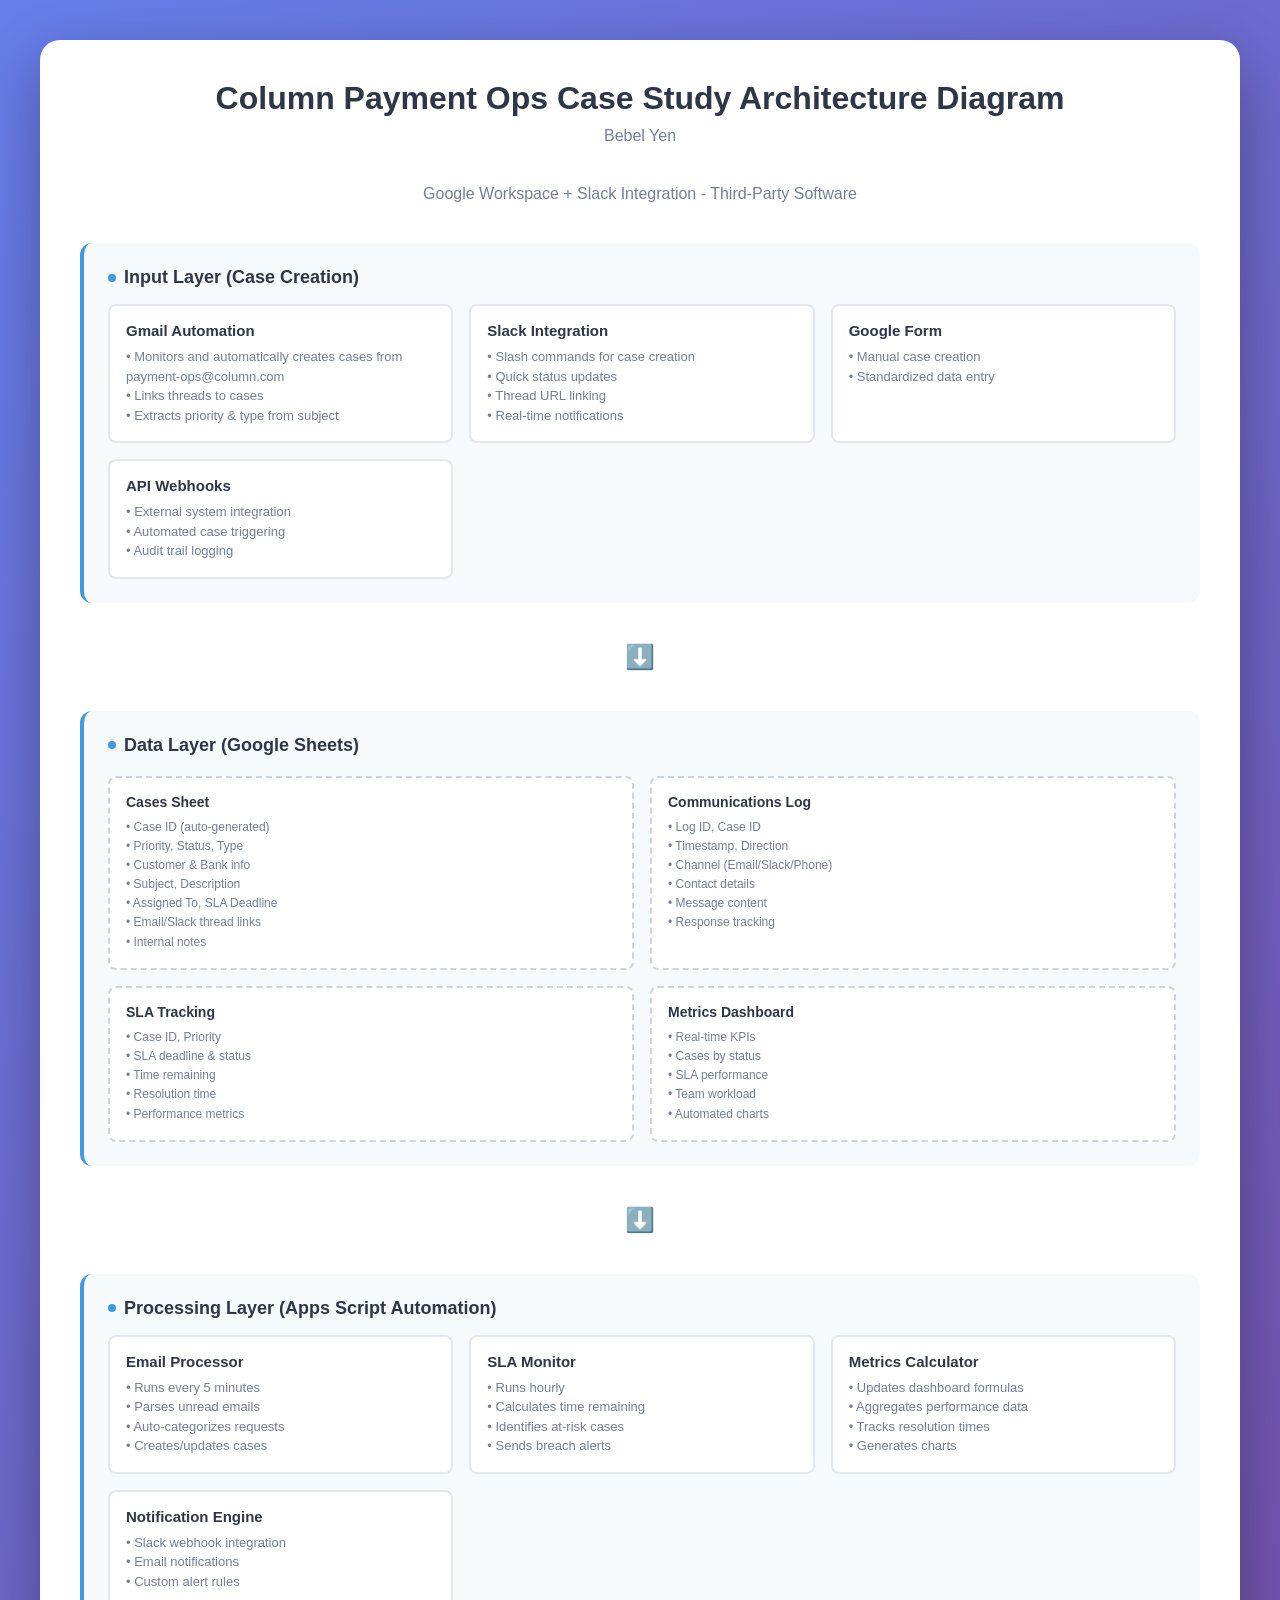
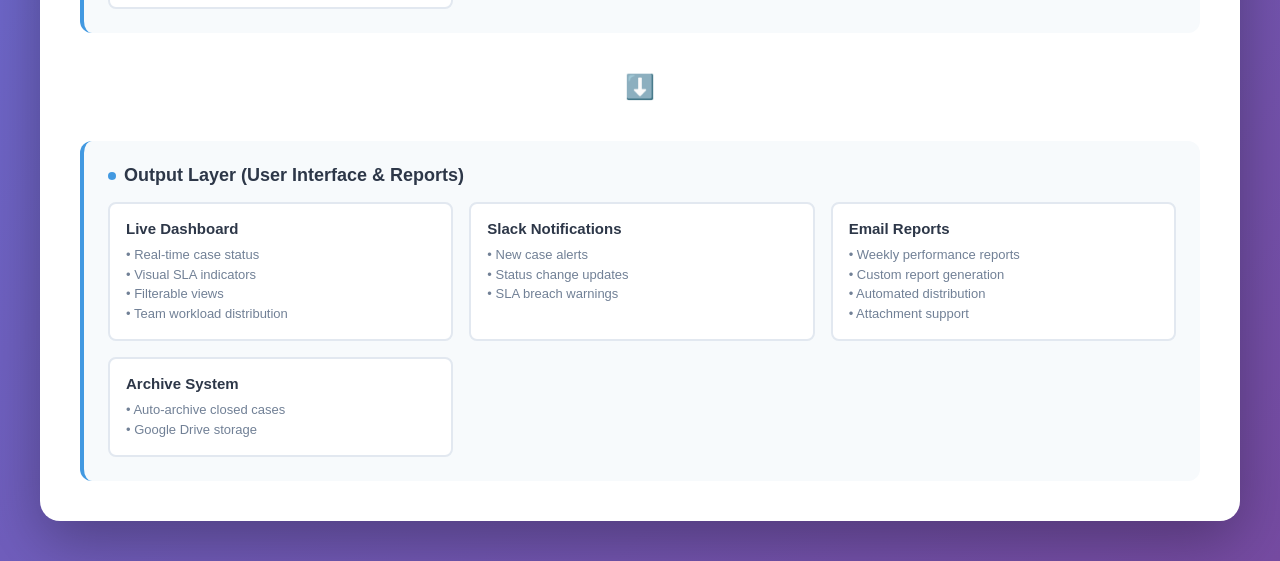
<file: arcitecture diagram.html>
<!DOCTYPE html>
<html lang="en">
<head>
    <meta charset="UTF-8">
    <meta name="viewport" content="width=device-width, initial-scale=1.0">
    <title>Payment Ops Case Management Architecture</title>
    <style>
        * {
            margin: 0;
            padding: 0;
            box-sizing: border-box;
        }
        body {
            font-family: 'Segoe UI', Tahoma, Geneva, Verdana, sans-serif;
            background: linear-gradient(135deg, #667eea 0%, #764ba2 100%);
            padding: 40px;
            min-height: 100vh;
        }
        .container {
            max-width: 1400px;
            margin: 0 auto;
            background: white;
            border-radius: 20px;
            padding: 40px;
            box-shadow: 0 20px 60px rgba(0,0,0,0.3);
        }
        h1 {
            text-align: center;
            color: #2d3748;
            margin-bottom: 10px;
            font-size: 32px;
        }
        .subtitle {
            text-align: center;
            color: #718096;
            margin-bottom: 40px;
            font-size: 16px;
        }
        .architecture {
            display: flex;
            flex-direction: column;
            gap: 30px;
        }
        .layer {
            background: #f7fafc;
            border-radius: 12px;
            padding: 24px;
            border-left: 4px solid #4299e1;
        }
        .layer-title {
            font-size: 18px;
            font-weight: 600;
            color: #2d3748;
            margin-bottom: 16px;
            display: flex;
            align-items: center;
            gap: 8px;
        }
        .layer-title::before {
            content: '';
            width: 8px;
            height: 8px;
            background: #4299e1;
            border-radius: 50%;
        }
        .components {
            display: grid;
            grid-template-columns: repeat(auto-fit, minmax(280px, 1fr));
            gap: 16px;
        }
        .component {
            background: white;
            border-radius: 8px;
            padding: 16px;
            border: 2px solid #e2e8f0;
            transition: all 0.3s ease;
            cursor: pointer;
        }
        .component:hover {
            border-color: #4299e1;
            transform: translateY(-2px);
            box-shadow: 0 4px 12px rgba(66, 153, 225, 0.2);
        }
        .component-header {
            display: flex;
            align-items: center;
            gap: 12px;
            margin-bottom: 8px;
        }
        .icon {
            width: 40px;
            height: 40px;
            border-radius: 8px;
            display: flex;
            align-items: center;
            justify-content: center;
            font-size: 20px;
            flex-shrink: 0;
        }
        .icon-blue { background: #ebf8ff; }
        .icon-green { background: #f0fff4; }
        .icon-yellow { background: #fffbeb; }
        .icon-red { background: #fff5f5; }
        .icon-purple { background: #faf5ff; }
        .component-name {
            font-weight: 600;
            color: #2d3748;
            font-size: 15px;
        }
        .component-desc {
            color: #718096;
            font-size: 13px;
            line-height: 1.5;
        }
        .flow-arrow {
            text-align: center;
            color: #4299e1;
            font-size: 24px;
            margin: 10px 0;
        }
        .data-stores {
            display: grid;
            grid-template-columns: repeat(2, 1fr);
            gap: 16px;
            margin-top: 20px;
        }
        .data-store {
            background: white;
            border-radius: 8px;
            padding: 16px;
            border: 2px dashed #cbd5e0;
        }
        .data-store-name {
            font-weight: 600;
            color: #2d3748;
            margin-bottom: 8px;
            font-size: 14px;
        }
        .data-store-fields {
            font-size: 12px;
            color: #718096;
            line-height: 1.6;
        }
        .integration-box {
            background: linear-gradient(135deg, #667eea 0%, #764ba2 100%);
            color: white;
            padding: 20px;
            border-radius: 12px;
            margin-top: 30px;
        }
        .integration-title {
            font-size: 18px;
            font-weight: 600;
            margin-bottom: 12px;
        }
        .integration-grid {
            display: grid;
            grid-template-columns: repeat(auto-fit, minmax(200px, 1fr));
            gap: 12px;
        }
        .integration-item {
            background: rgba(255, 255, 255, 0.1);
            padding: 12px;
            border-radius: 8px;
            backdrop-filter: blur(10px);
        }
        .legend {
            margin-top: 30px;
            padding: 20px;
            background: #edf2f7;
            border-radius: 12px;
        }
        .legend-title {
            font-weight: 600;
            color: #2d3748;
            margin-bottom: 12px;
        }
        .legend-items {
            display: grid;
            grid-template-columns: repeat(auto-fit, minmax(200px, 1fr));
            gap: 12px;
        }
        .legend-item {
            display: flex;
            align-items: center;
            gap: 8px;
            font-size: 13px;
            color: #4a5568;
        }
        .legend-box {
            width: 20px;
            height: 20px;
            border-radius: 4px;
        }
    </style>
</head>
<body>
    <div class="container">
        <h1>Column Payment Ops Case Study Architecture Diagram</h1>
        <p class="subtitle">Bebel Yen</p>
        <p class="subtitle">Google Workspace + Slack Integration - Third-Party Software</p>

        <div class="architecture">
            <!-- Input Layer -->
            <div class="layer">
                <div class="layer-title">Input Layer (Case Creation)</div>
                <div class="components">
                    <div class="component">
                        <div class="component-header">
                            <div class="component-name">Gmail Automation</div>
                        </div>
                        <div class="component-desc">
                            • Monitors and automatically creates cases from payment-ops@column.com<br>
                            • Links threads to cases<br>
                            • Extracts priority & type from subject
                        </div>
                    </div>
                    
                    <div class="component">
                        <div class="component-header">
                            <div class="component-name">Slack Integration</div>
                        </div>
                        <div class="component-desc">
                            • Slash commands for case creation<br>
                            • Quick status updates<br>
                            • Thread URL linking<br>
                            • Real-time notifications
                        </div>
                    </div>
                    
                    <div class="component">
                        <div class="component-header">
                            <div class="component-name">Google Form</div>
                        </div>
                        <div class="component-desc">
                            • Manual case creation<br>
                            • Standardized data entry
                        </div>
                    </div>
                    
                    <div class="component">
                        <div class="component-header">
                            <div class="component-name">API Webhooks</div>
                        </div>
                        <div class="component-desc">
                            • External system integration<br>
                            • Automated case triggering<br>
                            • Audit trail logging
                        </div>
                    </div>
                </div>
            </div>
            
            <div class="flow-arrow">⬇️</div>
            
            <!-- Core Data Layer -->
            <div class="layer">
                <div class="layer-title">Data Layer (Google Sheets)</div>
                <div class="data-stores">
                    <div class="data-store">
                        <div class="data-store-name">Cases Sheet</div>
                        <div class="data-store-fields">
                            • Case ID (auto-generated)<br>
                            • Priority, Status, Type<br>
                            • Customer & Bank info<br>
                            • Subject, Description<br>
                            • Assigned To, SLA Deadline<br>
                            • Email/Slack thread links<br>
                            • Internal notes
                        </div>
                    </div>
                    
                    <div class="data-store">
                        <div class="data-store-name">Communications Log</div>
                        <div class="data-store-fields">
                            • Log ID, Case ID<br>
                            • Timestamp, Direction<br>
                            • Channel (Email/Slack/Phone)<br>
                            • Contact details<br>
                            • Message content<br>
                            • Response tracking
                        </div>
                    </div>
                    
                    <div class="data-store">
                        <div class="data-store-name">SLA Tracking</div>
                        <div class="data-store-fields">
                            • Case ID, Priority<br>
                            • SLA deadline & status<br>
                            • Time remaining<br>
                            • Resolution time<br>
                            • Performance metrics
                        </div>
                    </div>
                    
                    <div class="data-store">
                        <div class="data-store-name">Metrics Dashboard</div>
                        <div class="data-store-fields">
                            • Real-time KPIs<br>
                            • Cases by status<br>
                            • SLA performance<br>
                            • Team workload<br>
                            • Automated charts
                        </div>
                    </div>
                </div>
            </div>
            
            <div class="flow-arrow">⬇️</div>
            
            <!-- Processing Layer -->
            <div class="layer">
                <div class="layer-title">Processing Layer (Apps Script Automation)</div>
                <div class="components">
                    <div class="component">
                        <div class="component-header">
                            <div class="component-name">Email Processor</div>
                        </div>
                        <div class="component-desc">
                            • Runs every 5 minutes<br>
                            • Parses unread emails<br>
                            • Auto-categorizes requests<br>
                            • Creates/updates cases
                        </div>
                    </div>
                    
                    <div class="component">
                        <div class="component-header">
                            <div class="component-name">SLA Monitor</div>
                        </div>
                        <div class="component-desc">
                            • Runs hourly<br>
                            • Calculates time remaining<br>
                            • Identifies at-risk cases<br>
                            • Sends breach alerts
                        </div>
                    </div>
                    
                    <div class="component">
                        <div class="component-header">
                            <div class="component-name">Metrics Calculator</div>
                        </div>
                        <div class="component-desc">
                            • Updates dashboard formulas<br>
                            • Aggregates performance data<br>
                            • Tracks resolution times<br>
                            • Generates charts
                        </div>
                    </div>
                    
                    <div class="component">
                        <div class="component-header">
                            <div class="component-name">Notification Engine</div>
                        </div>
                        <div class="component-desc">
                            • Slack webhook integration<br>
                            • Email notifications<br>
                            • Custom alert rules
                        </div>
                    </div>
                </div>
            </div>
            
            <div class="flow-arrow">⬇️</div>
            
            <!-- Output Layer -->
            <div class="layer">
                <div class="layer-title">Output Layer (User Interface & Reports)</div>
                <div class="components">
                    <div class="component">
                        <div class="component-header">
                            <div class="component-name">Live Dashboard</div>
                        </div>
                        <div class="component-desc">
                            • Real-time case status<br>
                            • Visual SLA indicators<br>
                            • Filterable views<br>
                            • Team workload distribution
                        </div>
                    </div>
                    
                    <div class="component">
                        <div class="component-header">
                            <div class="component-name">Slack Notifications</div>
                        </div>
                        <div class="component-desc">
                            • New case alerts<br>
                            • Status change updates<br>
                            • SLA breach warnings
                        </div>
                    </div>
                    
                    <div class="component">
                        <div class="component-header">
                            <div class="component-name">Email Reports</div>
                        </div>
                        <div class="component-desc">
                            • Weekly performance reports<br>
                            • Custom report generation<br>
                            • Automated distribution<br>
                            • Attachment support
                        </div>
                    </div>
                    
                    <div class="component">
                        <div class="component-header">
                            <div class="component-name">Archive System</div>
                        </div>
                        <div class="component-desc">
                            • Auto-archive closed cases<br>
                            • Google Drive storage<br>
                        </div>
                    </div>
                </div>
            </div>
        </div>
    </div>
</body>
</html>
</file>
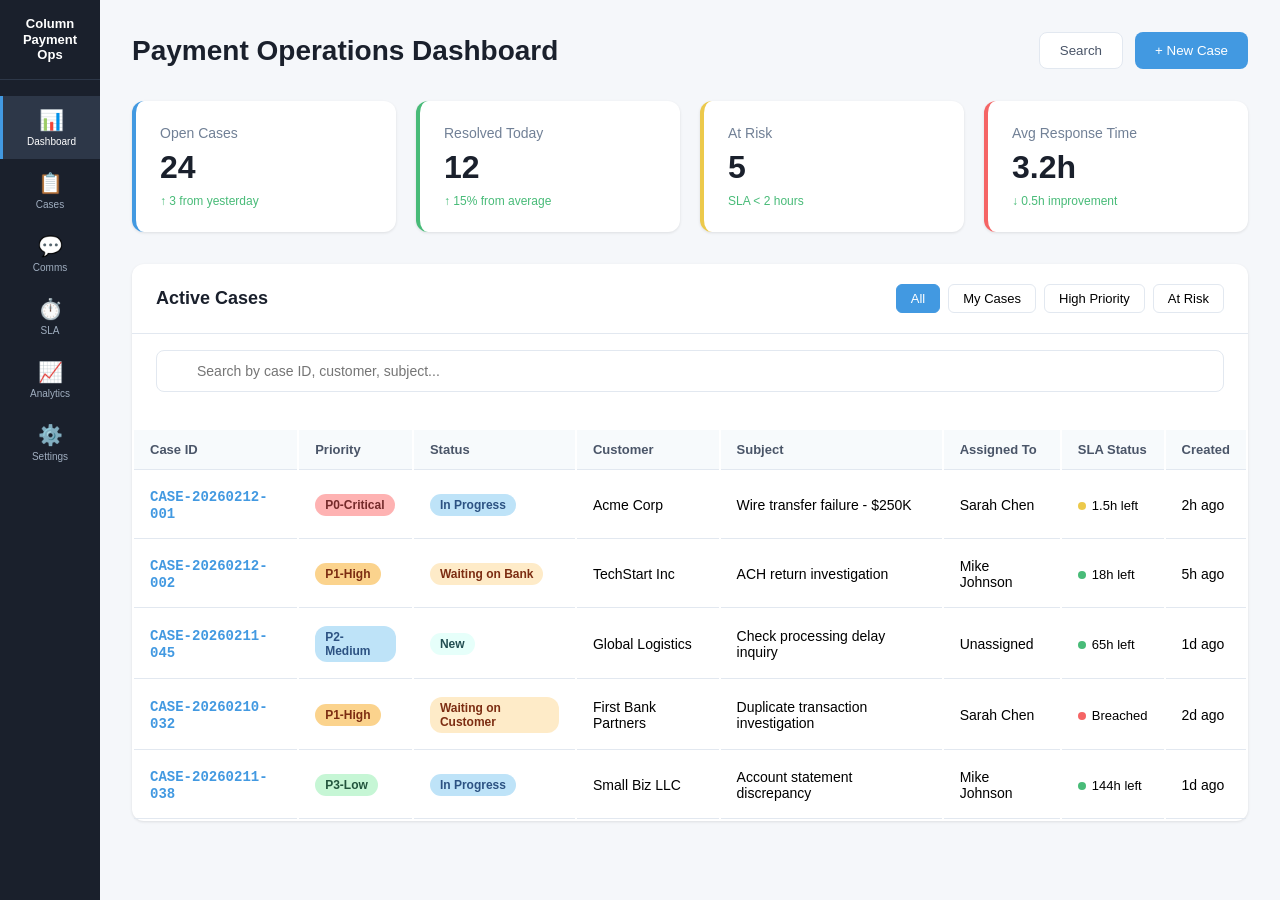
<file: dashboard.html>
<!DOCTYPE html>
<html lang="en">
<head>
    <meta charset="UTF-8">
    <meta name="viewport" content="width=device-width, initial-scale=1.0">
    <title>Payment Ops Dashboard - Mockup</title>
    <style>
        * {
            margin: 0;
            padding: 0;
            box-sizing: border-box;
        }
        body {
            font-family: -apple-system, BlinkMacSystemFont, 'Segoe UI', Roboto, Oxygen, Ubuntu, Cantarell, sans-serif;
            background: #f5f7fa;
        }
        .app {
            display: flex;
            height: 100vh;
        }
        .sidebar {
            width: 100px;
            background: #1a202c;
            color: white;
            padding: 16px 0;
            display: flex;
            flex-direction: column;
        }
        .logo {
            padding: 0 8px 16px;
            font-size: 13px;
            font-weight: 700;
            border-bottom: 1px solid #2d3748;
            margin-bottom: 16px;
            line-height: 1.2;
            text-align: center;
            word-break: break-word;
        }
        .nav-item {
            padding: 12px 8px;
            cursor: pointer;
            transition: all 0.2s;
            display: flex;
            flex-direction: column;
            align-items: center;
            gap: 4px;
            color: #a0aec0;
            font-size: 10px;
            text-align: center;
        }
        .nav-icon {
            font-size: 20px;
        }
        .nav-item:hover, .nav-item.active {
            background: #2d3748;
            color: white;
            border-left: 3px solid #4299e1;
        }
        .main-content {
            flex: 1;
            overflow-y: auto;
            padding: 32px;
        }
        .header {
            display: flex;
            justify-content: space-between;
            align-items: center;
            margin-bottom: 32px;
        }
        .header h1 {
            font-size: 28px;
            color: #1a202c;
        }
        .header-actions {
            display: flex;
            gap: 12px;
        }
        .btn {
            padding: 10px 20px;
            border-radius: 8px;
            border: none;
            cursor: pointer;
            font-weight: 500;
            transition: all 0.2s;
        }
        .btn-primary {
            background: #4299e1;
            color: white;
        }
        .btn-primary:hover {
            background: #3182ce;
        }
        .btn-secondary {
            background: white;
            color: #4a5568;
            border: 1px solid #e2e8f0;
        }
        .btn-secondary:hover {
            background: #f7fafc;
        }
        .stats-grid {
            display: grid;
            grid-template-columns: repeat(auto-fit, minmax(240px, 1fr));
            gap: 20px;
            margin-bottom: 32px;
        }
        .stat-card {
            background: white;
            padding: 24px;
            border-radius: 12px;
            box-shadow: 0 1px 3px rgba(0,0,0,0.1);
            border-left: 4px solid;
        }
        .stat-card.blue { border-left-color: #4299e1; }
        .stat-card.green { border-left-color: #48bb78; }
        .stat-card.yellow { border-left-color: #ecc94b; }
        .stat-card.red { border-left-color: #f56565; }
        .stat-label {
            color: #718096;
            font-size: 14px;
            margin-bottom: 8px;
        }
        .stat-value {
            font-size: 32px;
            font-weight: 700;
            color: #1a202c;
        }
        .stat-change {
            font-size: 12px;
            color: #48bb78;
            margin-top: 8px;
        }
        .section {
            background: white;
            border-radius: 12px;
            box-shadow: 0 1px 3px rgba(0,0,0,0.1);
            margin-bottom: 24px;
        }
        .section-header {
            padding: 20px 24px;
            border-bottom: 1px solid #e2e8f0;
            display: flex;
            justify-content: space-between;
            align-items: center;
        }
        .section-title {
            font-size: 18px;
            font-weight: 600;
            color: #1a202c;
        }
        .filter-buttons {
            display: flex;
            gap: 8px;
        }
        .filter-btn {
            padding: 6px 14px;
            border-radius: 6px;
            border: 1px solid #e2e8f0;
            background: white;
            cursor: pointer;
            font-size: 13px;
            transition: all 0.2s;
        }
        .filter-btn:hover {
            background: #f7fafc;
        }
        .filter-btn.active {
            background: #4299e1;
            color: white;
            border-color: #4299e1;
        }
        .case-table {
            width: 100%;
        }
        .case-table thead {
            background: #f7fafc;
        }
        .case-table th {
            text-align: left;
            padding: 12px 16px;
            font-size: 13px;
            font-weight: 600;
            color: #4a5568;
            border-bottom: 1px solid #e2e8f0;
        }
        .case-table td {
            padding: 16px;
            border-bottom: 1px solid #e2e8f0;
            font-size: 14px;
        }
        .case-table tr:hover {
            background: #f7fafc;
        }
        .case-id {
            font-family: 'Courier New', monospace;
            font-weight: 600;
            color: #4299e1;
            cursor: pointer;
        }
        .case-id:hover {
            text-decoration: underline;
        }
        .priority-badge {
            padding: 4px 10px;
            border-radius: 12px;
            font-size: 12px;
            font-weight: 600;
            display: inline-block;
        }
        .priority-p0 {
            background: #feb2b2;
            color: #742a2a;
        }
        .priority-p1 {
            background: #fbd38d;
            color: #7c2d12;
        }
        .priority-p2 {
            background: #bee3f8;
            color: #2c5282;
        }
        .priority-p3 {
            background: #c6f6d5;
            color: #22543d;
        }
        .status-badge {
            padding: 4px 10px;
            border-radius: 12px;
            font-size: 12px;
            font-weight: 600;
            display: inline-block;
        }
        .status-new {
            background: #e6fffa;
            color: #234e52;
        }
        .status-inprogress {
            background: #bee3f8;
            color: #2c5282;
        }
        .status-waiting {
            background: #feebc8;
            color: #7c2d12;
        }
        .status-resolved {
            background: #c6f6d5;
            color: #22543d;
        }
        .sla-indicator {
            display: inline-flex;
            align-items: center;
            gap: 6px;
            font-size: 13px;
        }
        .sla-dot {
            width: 8px;
            height: 8px;
            border-radius: 50%;
        }
        .sla-ontime { background: #48bb78; }
        .sla-atrisk { background: #ecc94b; }
        .sla-breached { background: #f56565; }
        .modal {
            display: none;
            position: fixed;
            top: 0;
            left: 0;
            right: 0;
            bottom: 0;
            background: rgba(0,0,0,0.5);
            align-items: center;
            justify-content: center;
            z-index: 1000;
        }
        .modal.show {
            display: flex;
        }
        .modal-content {
            background: white;
            border-radius: 12px;
            width: 90%;
            max-width: 800px;
            max-height: 90vh;
            overflow-y: auto;
            box-shadow: 0 20px 60px rgba(0,0,0,0.3);
        }
        .modal-header {
            padding: 24px;
            border-bottom: 1px solid #e2e8f0;
            display: flex;
            justify-content: space-between;
            align-items: center;
        }
        .modal-title {
            font-size: 20px;
            font-weight: 600;
        }
        .close-btn {
            background: none;
            border: none;
            font-size: 24px;
            cursor: pointer;
            color: #718096;
        }
        .modal-body {
            padding: 24px;
        }
        .form-group {
            margin-bottom: 20px;
        }
        .form-label {
            display: block;
            font-size: 14px;
            font-weight: 500;
            color: #4a5568;
            margin-bottom: 8px;
        }
        .form-input, .form-select, .form-textarea {
            width: 100%;
            padding: 10px 12px;
            border: 1px solid #e2e8f0;
            border-radius: 6px;
            font-size: 14px;
        }
        .form-textarea {
            min-height: 100px;
            resize: vertical;
        }
        .timeline {
            border-left: 2px solid #e2e8f0;
            padding-left: 24px;
            margin-left: 12px;
        }
        .timeline-item {
            position: relative;
            margin-bottom: 24px;
        }
        .timeline-item::before {
            content: '';
            position: absolute;
            left: -30px;
            top: 4px;
            width: 12px;
            height: 12px;
            border-radius: 50%;
            background: #4299e1;
            border: 2px solid white;
            box-shadow: 0 0 0 2px #e2e8f0;
        }
        .timeline-time {
            font-size: 12px;
            color: #718096;
            margin-bottom: 4px;
        }
        .timeline-content {
            background: #f7fafc;
            padding: 12px;
            border-radius: 6px;
            font-size: 14px;
        }
        .tabs {
            display: flex;
            gap: 24px;
            border-bottom: 1px solid #e2e8f0;
            margin-bottom: 24px;
        }
        .tab {
            padding: 12px 0;
            cursor: pointer;
            color: #718096;
            border-bottom: 2px solid transparent;
            transition: all 0.2s;
        }
        .tab:hover {
            color: #4a5568;
        }
        .tab.active {
            color: #4299e1;
            border-bottom-color: #4299e1;
        }
        .search-bar {
            position: relative;
            margin-bottom: 20px;
        }
        .search-input {
            width: 100%;
            padding: 12px 16px 12px 40px;
            border: 1px solid #e2e8f0;
            border-radius: 8px;
            font-size: 14px;
        }
        .search-icon {
            position: absolute;
            left: 12px;
            top: 50%;
            transform: translateY(-50%);
            color: #718096;
        }
    </style>
</head>
<body>
    <div class="app">
        <!-- Sidebar -->
        <div class="sidebar">
            <div class="logo">Column<br>Payment<br>Ops</div>
            <div class="nav-item active">
                <span class="nav-icon">📊</span>
                <span>Dashboard</span>
            </div>
            <div class="nav-item">
                <span class="nav-icon">📋</span>
                <span>Cases</span>
            </div>
            <div class="nav-item">
                <span class="nav-icon">💬</span>
                <span>Comms</span>
            </div>
            <div class="nav-item">
                <span class="nav-icon">⏱️</span>
                <span>SLA</span>
            </div>
            <div class="nav-item">
                <span class="nav-icon">📈</span>
                <span>Analytics</span>
            </div>
            <div class="nav-item">
                <span class="nav-icon">⚙️</span>
                <span>Settings</span>
            </div>
        </div>
        
        <!-- Main Content -->
        <div class="main-content">
            <div class="header">
                <h1>Payment Operations Dashboard</h1>
                <div class="header-actions">
                    <button class="btn btn-secondary">Search</button>
                    <button class="btn btn-primary" onclick="openNewCaseModal()">+ New Case</button>
                </div>
            </div>
            
            <!-- Stats Grid -->
            <div class="stats-grid">
                <div class="stat-card blue">
                    <div class="stat-label">Open Cases</div>
                    <div class="stat-value">24</div>
                    <div class="stat-change">↑ 3 from yesterday</div>
                </div>
                <div class="stat-card green">
                    <div class="stat-label">Resolved Today</div>
                    <div class="stat-value">12</div>
                    <div class="stat-change">↑ 15% from average</div>
                </div>
                <div class="stat-card yellow">
                    <div class="stat-label">At Risk</div>
                    <div class="stat-value">5</div>
                    <div class="stat-change">SLA < 2 hours</div>
                </div>
                <div class="stat-card red">
                    <div class="stat-label">Avg Response Time</div>
                    <div class="stat-value">3.2h</div>
                    <div class="stat-change">↓ 0.5h improvement</div>
                </div>
            </div>
            
            <!-- Active Cases Section -->
            <div class="section">
                <div class="section-header">
                    <div class="section-title">Active Cases</div>
                    <div class="filter-buttons">
                        <button class="filter-btn active">All</button>
                        <button class="filter-btn">My Cases</button>
                        <button class="filter-btn">High Priority</button>
                        <button class="filter-btn">At Risk</button>
                    </div>
                </div>
                <div class="search-bar" style="padding: 16px 24px;">
                    <span class="search-icon"></span>
                    <input type="text" class="search-input" placeholder="Search by case ID, customer, subject...">
                </div>
                <table class="case-table">
                    <thead>
                        <tr>
                            <th>Case ID</th>
                            <th>Priority</th>
                            <th>Status</th>
                            <th>Customer</th>
                            <th>Subject</th>
                            <th>Assigned To</th>
                            <th>SLA Status</th>
                            <th>Created</th>
                        </tr>
                    </thead>
                    <tbody>
                        <tr onclick="openCaseDetail()">
                            <td><span class="case-id">CASE-20260212-001</span></td>
                            <td><span class="priority-badge priority-p0">P0-Critical</span></td>
                            <td><span class="status-badge status-inprogress">In Progress</span></td>
                            <td>Acme Corp</td>
                            <td>Wire transfer failure - $250K</td>
                            <td>Sarah Chen</td>
                            <td><div class="sla-indicator"><span class="sla-dot sla-atrisk"></span> 1.5h left</div></td>
                            <td>2h ago</td>
                        </tr>
                        <tr onclick="openCaseDetail()">
                            <td><span class="case-id">CASE-20260212-002</span></td>
                            <td><span class="priority-badge priority-p1">P1-High</span></td>
                            <td><span class="status-badge status-waiting">Waiting on Bank</span></td>
                            <td>TechStart Inc</td>
                            <td>ACH return investigation</td>
                            <td>Mike Johnson</td>
                            <td><div class="sla-indicator"><span class="sla-dot sla-ontime"></span> 18h left</div></td>
                            <td>5h ago</td>
                        </tr>
                        <tr onclick="openCaseDetail()">
                            <td><span class="case-id">CASE-20260211-045</span></td>
                            <td><span class="priority-badge priority-p2">P2-Medium</span></td>
                            <td><span class="status-badge status-new">New</span></td>
                            <td>Global Logistics</td>
                            <td>Check processing delay inquiry</td>
                            <td>Unassigned</td>
                            <td><div class="sla-indicator"><span class="sla-dot sla-ontime"></span> 65h left</div></td>
                            <td>1d ago</td>
                        </tr>
                        <tr onclick="openCaseDetail()">
                            <td><span class="case-id">CASE-20260210-032</span></td>
                            <td><span class="priority-badge priority-p1">P1-High</span></td>
                            <td><span class="status-badge status-waiting">Waiting on Customer</span></td>
                            <td>First Bank Partners</td>
                            <td>Duplicate transaction investigation</td>
                            <td>Sarah Chen</td>
                            <td><div class="sla-indicator"><span class="sla-dot sla-breached"></span> Breached</div></td>
                            <td>2d ago</td>
                        </tr>
                        <tr onclick="openCaseDetail()">
                            <td><span class="case-id">CASE-20260211-038</span></td>
                            <td><span class="priority-badge priority-p3">P3-Low</span></td>
                            <td><span class="status-badge status-inprogress">In Progress</span></td>
                            <td>Small Biz LLC</td>
                            <td>Account statement discrepancy</td>
                            <td>Mike Johnson</td>
                            <td><div class="sla-indicator"><span class="sla-dot sla-ontime"></span> 144h left</div></td>
                            <td>1d ago</td>
                        </tr>
                    </tbody>
                </table>
            </div>
        </div>
    </div>
    
    <!-- New Case Modal -->
    <div id="newCaseModal" class="modal">
        <div class="modal-content">
            <div class="modal-header">
                <div class="modal-title">Create New Case</div>
                <button class="close-btn" onclick="closeModal('newCaseModal')">&times;</button>
            </div>
            <div class="modal-body">
                <div class="form-group">
                    <label class="form-label">Priority</label>
                    <select class="form-select">
                        <option>P0-Critical</option>
                        <option selected>P1-High</option>
                        <option>P2-Medium</option>
                        <option>P3-Low</option>
                    </select>
                </div>
                <div class="form-group">
                    <label class="form-label">Case Type</label>
                    <select class="form-select">
                        <option>Wire Transfer</option>
                        <option>ACH Issue</option>
                        <option>Check Processing</option>
                        <option>Account Inquiry</option>
                        <option>Compliance Review</option>
                        <option>Technical Issue</option>
                        <option>Other</option>
                    </select>
                </div>
                <div class="form-group">
                    <label class="form-label">Customer Name</label>
                    <input type="text" class="form-input" placeholder="Enter customer name">
                </div>
                <div class="form-group">
                    <label class="form-label">Customer Email</label>
                    <input type="email" class="form-input" placeholder="customer@example.com">
                </div>
                <div class="form-group">
                    <label class="form-label">Subject</label>
                    <input type="text" class="form-input" placeholder="Brief description of the issue">
                </div>
                <div class="form-group">
                    <label class="form-label">Description</label>
                    <textarea class="form-textarea" placeholder="Full details of the case..."></textarea>
                </div>
                <div class="form-group">
                    <label class="form-label">Assign To</label>
                    <select class="form-select">
                        <option>Unassigned</option>
                        <option>Sarah Chen</option>
                        <option>Mike Johnson</option>
                        <option>Alex Rivera</option>
                    </select>
                </div>
                <button class="btn btn-primary" style="width: 100%;">Create Case</button>
            </div>
        </div>
    </div>
    
    <!-- Case Detail Modal -->
    <div id="caseDetailModal" class="modal">
        <div class="modal-content">
            <div class="modal-header">
                <div>
                    <div class="modal-title">Case Details</div>
                    <div style="color: #718096; font-size: 14px; margin-top: 4px;">CASE-20260212-001</div>
                </div>
                <button class="close-btn" onclick="closeModal('caseDetailModal')">&times;</button>
            </div>
            <div class="modal-body">
                <div class="tabs">
                    <div class="tab active">Overview</div>
                    <div class="tab">Communications</div>
                    <div class="tab">Activity</div>
                    <div class="tab">Files</div>
                </div>
                
                <div style="display: grid; grid-template-columns: 1fr 1fr; gap: 20px; margin-bottom: 24px;">
                    <div>
                        <div style="font-size: 13px; color: #718096; margin-bottom: 4px;">Status</div>
                        <span class="status-badge status-inprogress">In Progress</span>
                    </div>
                    <div>
                        <div style="font-size: 13px; color: #718096; margin-bottom: 4px;">Priority</div>
                        <span class="priority-badge priority-p0">P0-Critical</span>
                    </div>
                    <div>
                        <div style="font-size: 13px; color: #718096; margin-bottom: 4px;">Customer</div>
                        <div style="font-weight: 500;">Acme Corp</div>
                    </div>
                    <div>
                        <div style="font-size: 13px; color: #718096; margin-bottom: 4px;">Assigned To</div>
                        <div style="font-weight: 500;">Sarah Chen</div>
                    </div>
                    <div>
                        <div style="font-size: 13px; color: #718096; margin-bottom: 4px;">SLA Status</div>
                        <div class="sla-indicator"><span class="sla-dot sla-atrisk"></span> 1.5h remaining</div>
                    </div>
                    <div>
                        <div style="font-size: 13px; color: #718096; margin-bottom: 4px;">Created</div>
                        <div style="font-weight: 500;">2h ago</div>
                    </div>
                </div>
                
                <div style="margin-bottom: 24px;">
                    <div style="font-size: 13px; color: #718096; margin-bottom: 8px;">Subject</div>
                    <div style="font-weight: 500; font-size: 16px;">Wire transfer failure - $250K</div>
                </div>
                
                <div style="margin-bottom: 24px;">
                    <div style="font-size: 13px; color: #718096; margin-bottom: 8px;">Description</div>
                    <div style="background: #f7fafc; padding: 16px; border-radius: 8px; line-height: 1.6;">
                        Customer reported that a $250,000 wire transfer to Supplier Bank failed. Transaction was initiated at 10:30 AM but returned with error code R03. Customer requires urgent resolution as this is a critical vendor payment with same-day deadline.
                    </div>
                </div>
                
                <div>
                    <div style="font-size: 15px; font-weight: 600; margin-bottom: 16px;">Communication Timeline</div>
                    <div class="timeline">
                        <div class="timeline-item">
                            <div class="timeline-time">2h ago • Email</div>
                            <div class="timeline-content">
                                <strong>Customer → Sarah Chen:</strong> Initial report of wire transfer failure. Attached bank reference number.
                            </div>
                        </div>
                        <div class="timeline-item">
                            <div class="timeline-time">1.5h ago • Internal</div>
                            <div class="timeline-content">
                                <strong>Sarah Chen:</strong> Escalated to compliance team for R03 error investigation. Requested transaction logs.
                            </div>
                        </div>
                        <div class="timeline-item">
                            <div class="timeline-time">45m ago • Email</div>
                            <div class="timeline-content">
                                <strong>Sarah Chen → Supplier Bank:</strong> Requested status update on transaction ID #WT250212001.
                            </div>
                        </div>
                        <div class="timeline-item">
                            <div class="timeline-time">15m ago • Slack</div>
                            <div class="timeline-content">
                                <strong>Mike Johnson:</strong> Compliance review complete. Account validation error identified. Solution in progress.
                            </div>
                        </div>
                    </div>
                </div>
                
                <div style="margin-top: 24px; display: flex; gap: 12px;">
                    <button class="btn btn-primary" style="flex: 1;">Log Communication</button>
                    <button class="btn btn-secondary">Update Status</button>
                    <button class="btn btn-secondary">Add Note</button>
                </div>
            </div>
        </div>
    </div>
    
    <script>
        function openNewCaseModal() {
            document.getElementById('newCaseModal').classList.add('show');
        }
        
        function openCaseDetail() {
            document.getElementById('caseDetailModal').classList.add('show');
        }
        
        function closeModal(modalId) {
            document.getElementById(modalId).classList.remove('show');
        }
        window.onclick = function(event) {
            if (event.target.classList.contains('modal')) {
                event.target.classList.remove('show');
            }
        }
    </script>
</body>
</html>
</file>
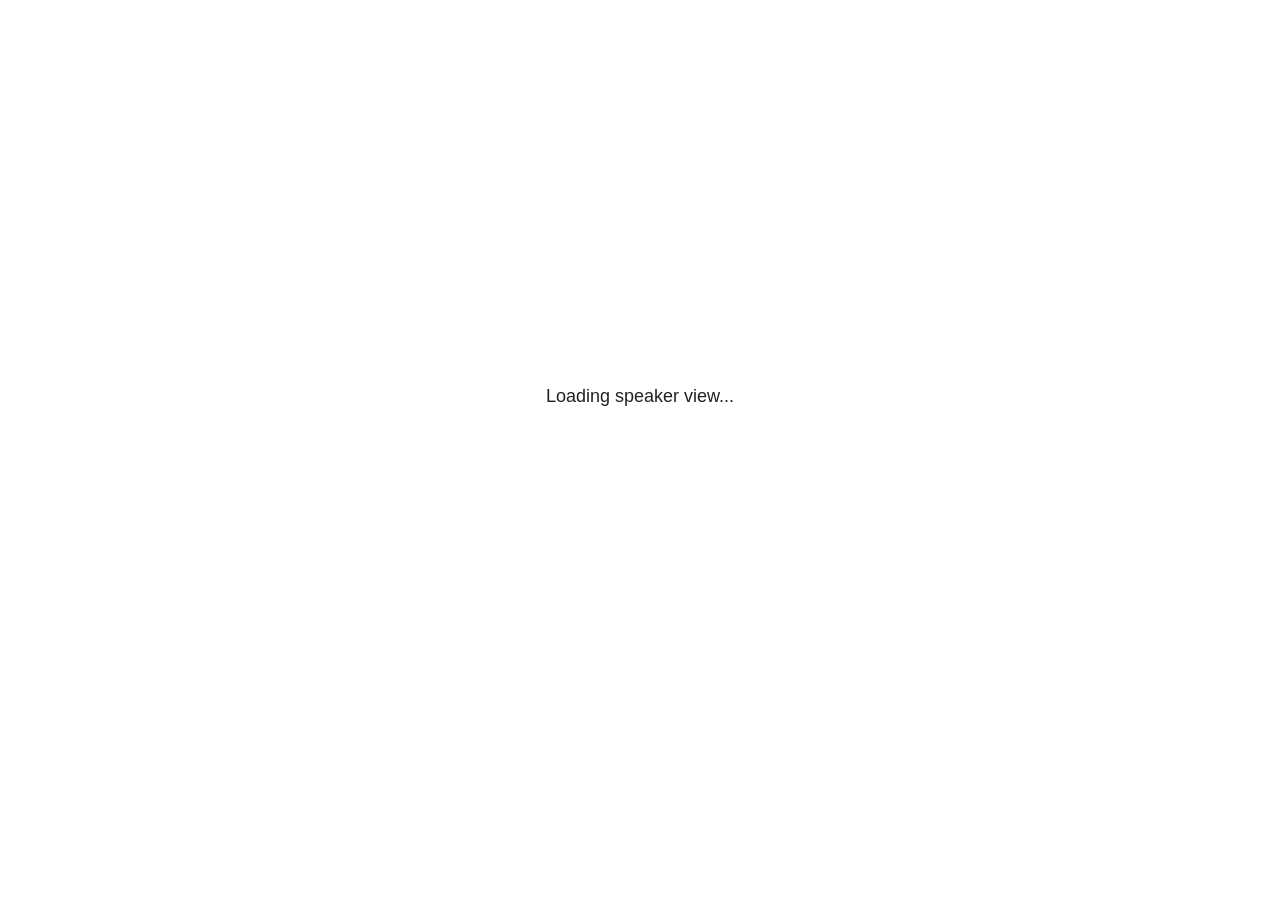
<file: docs/site_libs/revealjs/plugin/notes/speaker-view.html>
<!--
	NOTE: You need to build the notes plugin after making changes to this file.
-->
<html lang="en">
	<head>
		<meta charset="utf-8">

		<title>reveal.js - Speaker View</title>

		<style>
			body {
				font-family: Helvetica;
				font-size: 18px;
			}

			#current-slide,
			#upcoming-slide,
			#speaker-controls {
				padding: 6px;
				box-sizing: border-box;
				-moz-box-sizing: border-box;
			}

			#current-slide iframe,
			#upcoming-slide iframe {
				width: 100%;
				height: 100%;
				border: 1px solid #ddd;
			}

			#current-slide .label,
			#upcoming-slide .label {
				position: absolute;
				top: 10px;
				left: 10px;
				z-index: 2;
			}

			#connection-status {
				position: absolute;
				top: 0;
				left: 0;
				width: 100%;
				height: 100%;
				z-index: 20;
				padding: 30% 20% 20% 20%;
				font-size: 18px;
				color: #222;
				background: #fff;
				text-align: center;
				box-sizing: border-box;
				line-height: 1.4;
			}

			.overlay-element {
				height: 34px;
				line-height: 34px;
				padding: 0 10px;
				text-shadow: none;
				background: rgba( 220, 220, 220, 0.8 );
				color: #222;
				font-size: 14px;
			}

			.overlay-element.interactive:hover {
				background: rgba( 220, 220, 220, 1 );
			}

			#current-slide {
				position: absolute;
				width: 60%;
				height: 100%;
				top: 0;
				left: 0;
				padding-right: 0;
			}

			#upcoming-slide {
				position: absolute;
				width: 40%;
				height: 40%;
				right: 0;
				top: 0;
			}

			/* Speaker controls */
			#speaker-controls {
				position: absolute;
				top: 40%;
				right: 0;
				width: 40%;
				height: 60%;
				overflow: auto;
				font-size: 18px;
			}

				.speaker-controls-time.hidden,
				.speaker-controls-notes.hidden {
					display: none;
				}

				.speaker-controls-time .label,
				.speaker-controls-pace .label,
				.speaker-controls-notes .label {
					text-transform: uppercase;
					font-weight: normal;
					font-size: 0.66em;
					color: #666;
					margin: 0;
				}

				.speaker-controls-time, .speaker-controls-pace {
					border-bottom: 1px solid rgba( 200, 200, 200, 0.5 );
					margin-bottom: 10px;
					padding: 10px 16px;
					padding-bottom: 20px;
					cursor: pointer;
				}

				.speaker-controls-time .reset-button {
					opacity: 0;
					float: right;
					color: #666;
					text-decoration: none;
				}
				.speaker-controls-time:hover .reset-button {
					opacity: 1;
				}

				.speaker-controls-time .timer,
				.speaker-controls-time .clock {
					width: 50%;
				}

				.speaker-controls-time .timer,
				.speaker-controls-time .clock,
				.speaker-controls-time .pacing .hours-value,
				.speaker-controls-time .pacing .minutes-value,
				.speaker-controls-time .pacing .seconds-value {
					font-size: 1.9em;
				}

				.speaker-controls-time .timer {
					float: left;
				}

				.speaker-controls-time .clock {
					float: right;
					text-align: right;
				}

				.speaker-controls-time span.mute {
					opacity: 0.3;
				}

				.speaker-controls-time .pacing-title {
					margin-top: 5px;
				}

				.speaker-controls-time .pacing.ahead {
					color: blue;
				}

				.speaker-controls-time .pacing.on-track {
					color: green;
				}

				.speaker-controls-time .pacing.behind {
					color: red;
				}

				.speaker-controls-notes {
					padding: 10px 16px;
				}

				.speaker-controls-notes .value {
					margin-top: 5px;
					line-height: 1.4;
					font-size: 1.2em;
				}

			/* Layout selector */
			#speaker-layout {
				position: absolute;
				top: 10px;
				right: 10px;
				color: #222;
				z-index: 10;
			}
				#speaker-layout select {
					position: absolute;
					width: 100%;
					height: 100%;
					top: 0;
					left: 0;
					border: 0;
					box-shadow: 0;
					cursor: pointer;
					opacity: 0;

					font-size: 1em;
					background-color: transparent;

					-moz-appearance: none;
					-webkit-appearance: none;
					-webkit-tap-highlight-color: rgba(0, 0, 0, 0);
				}

				#speaker-layout select:focus {
					outline: none;
					box-shadow: none;
				}

			.clear {
				clear: both;
			}

			/* Speaker layout: Wide */
			body[data-speaker-layout="wide"] #current-slide,
			body[data-speaker-layout="wide"] #upcoming-slide {
				width: 50%;
				height: 45%;
				padding: 6px;
			}

			body[data-speaker-layout="wide"] #current-slide {
				top: 0;
				left: 0;
			}

			body[data-speaker-layout="wide"] #upcoming-slide {
				top: 0;
				left: 50%;
			}

			body[data-speaker-layout="wide"] #speaker-controls {
				top: 45%;
				left: 0;
				width: 100%;
				height: 50%;
				font-size: 1.25em;
			}

			/* Speaker layout: Tall */
			body[data-speaker-layout="tall"] #current-slide,
			body[data-speaker-layout="tall"] #upcoming-slide {
				width: 45%;
				height: 50%;
				padding: 6px;
			}

			body[data-speaker-layout="tall"] #current-slide {
				top: 0;
				left: 0;
			}

			body[data-speaker-layout="tall"] #upcoming-slide {
				top: 50%;
				left: 0;
			}

			body[data-speaker-layout="tall"] #speaker-controls {
				padding-top: 40px;
				top: 0;
				left: 45%;
				width: 55%;
				height: 100%;
				font-size: 1.25em;
			}

			/* Speaker layout: Notes only */
			body[data-speaker-layout="notes-only"] #current-slide,
			body[data-speaker-layout="notes-only"] #upcoming-slide {
				display: none;
			}

			body[data-speaker-layout="notes-only"] #speaker-controls {
				padding-top: 40px;
				top: 0;
				left: 0;
				width: 100%;
				height: 100%;
				font-size: 1.25em;
			}

			@media screen and (max-width: 1080px) {
				body[data-speaker-layout="default"] #speaker-controls {
					font-size: 16px;
				}
			}

			@media screen and (max-width: 900px) {
				body[data-speaker-layout="default"] #speaker-controls {
					font-size: 14px;
				}
			}

			@media screen and (max-width: 800px) {
				body[data-speaker-layout="default"] #speaker-controls {
					font-size: 12px;
				}
			}

		</style>
	</head>

	<body>

		<div id="connection-status">Loading speaker view...</div>

		<div id="current-slide"></div>
		<div id="upcoming-slide"><span class="overlay-element label">Upcoming</span></div>
		<div id="speaker-controls">
			<div class="speaker-controls-time">
				<h4 class="label">Time <span class="reset-button">Click to Reset</span></h4>
				<div class="clock">
					<span class="clock-value">0:00 AM</span>
				</div>
				<div class="timer">
					<span class="hours-value">00</span><span class="minutes-value">:00</span><span class="seconds-value">:00</span>
				</div>
				<div class="clear"></div>

				<h4 class="label pacing-title" style="display: none">Pacing – Time to finish current slide</h4>
				<div class="pacing" style="display: none">
					<span class="hours-value">00</span><span class="minutes-value">:00</span><span class="seconds-value">:00</span>
				</div>
			</div>

			<div class="speaker-controls-notes hidden">
				<h4 class="label">Notes</h4>
				<div class="value"></div>
			</div>
		</div>
		<div id="speaker-layout" class="overlay-element interactive">
			<span class="speaker-layout-label"></span>
			<select class="speaker-layout-dropdown"></select>
		</div>

		<script>

			(function() {

				var notes,
					notesValue,
					currentState,
					currentSlide,
					upcomingSlide,
					layoutLabel,
					layoutDropdown,
					pendingCalls = {},
					lastRevealApiCallId = 0,
					connected = false,
					whitelistedWindows = [window.opener];

				var SPEAKER_LAYOUTS = {
					'default': 'Default',
					'wide': 'Wide',
					'tall': 'Tall',
					'notes-only': 'Notes only'
				};

				setupLayout();

				var connectionStatus = document.querySelector( '#connection-status' );
				var connectionTimeout = setTimeout( function() {
					connectionStatus.innerHTML = 'Error connecting to main window.<br>Please try closing and reopening the speaker view.';
				}, 5000 );
;
				window.addEventListener( 'message', function( event ) {

					// Validate the origin of this message to prevent XSS
					if( window.location.origin !== event.origin && whitelistedWindows.indexOf( event.source ) === -1 ) {
						return;
					}

					clearTimeout( connectionTimeout );
					connectionStatus.style.display = 'none';

					var data = JSON.parse( event.data );

					// The overview mode is only useful to the reveal.js instance
					// where navigation occurs so we don't sync it
					if( data.state ) delete data.state.overview;

					// Messages sent by the notes plugin inside of the main window
					if( data && data.namespace === 'reveal-notes' ) {
						if( data.type === 'connect' ) {
							handleConnectMessage( data );
						}
						else if( data.type === 'state' ) {
							handleStateMessage( data );
						}
						else if( data.type === 'return' ) {
							pendingCalls[data.callId](data.result);
							delete pendingCalls[data.callId];
						}
					}
					// Messages sent by the reveal.js inside of the current slide preview
					else if( data && data.namespace === 'reveal' ) {
						if( /ready/.test( data.eventName ) ) {
							// Send a message back to notify that the handshake is complete
							window.opener.postMessage( JSON.stringify({ namespace: 'reveal-notes', type: 'connected'} ), '*' );
						}
						else if( /slidechanged|fragmentshown|fragmenthidden|paused|resumed/.test( data.eventName ) && currentState !== JSON.stringify( data.state ) ) {

							dispatchStateToMainWindow( data.state );

						}
					}

				} );

				/**
				 * Updates the presentation in the main window to match the state
				 * of the presentation in the notes window.
				 */
				const dispatchStateToMainWindow = debounce(( state ) => {
					window.opener.postMessage( JSON.stringify({ method: 'setState', args: [ state ]} ), '*' );
				}, 500);

				/**
				 * Asynchronously calls the Reveal.js API of the main frame.
				 */
				function callRevealApi( methodName, methodArguments, callback ) {

					var callId = ++lastRevealApiCallId;
					pendingCalls[callId] = callback;
					window.opener.postMessage( JSON.stringify( {
						namespace: 'reveal-notes',
						type: 'call',
						callId: callId,
						methodName: methodName,
						arguments: methodArguments
					} ), '*' );

				}

				/**
				 * Called when the main window is trying to establish a
				 * connection.
				 */
				function handleConnectMessage( data ) {

					if( connected === false ) {
						connected = true;

						setupIframes( data );
						setupKeyboard();
						setupNotes();
						setupTimer();
						setupHeartbeat();
					}

				}

				/**
				 * Called when the main window sends an updated state.
				 */
				function handleStateMessage( data ) {

					// Store the most recently set state to avoid circular loops
					// applying the same state
					currentState = JSON.stringify( data.state );

					// No need for updating the notes in case of fragment changes
					if ( data.notes ) {
						notes.classList.remove( 'hidden' );
						notesValue.style.whiteSpace = data.whitespace;
						if( data.markdown ) {
							notesValue.innerHTML = marked( data.notes );
						}
						else {
							notesValue.innerHTML = data.notes;
						}
					}
					else {
						notes.classList.add( 'hidden' );
					}

					// Update the note slides
					currentSlide.contentWindow.postMessage( JSON.stringify({ method: 'setState', args: [ data.state ] }), '*' );
					upcomingSlide.contentWindow.postMessage( JSON.stringify({ method: 'setState', args: [ data.state ] }), '*' );
					upcomingSlide.contentWindow.postMessage( JSON.stringify({ method: 'next' }), '*' );

				}

				// Limit to max one state update per X ms
				handleStateMessage = debounce( handleStateMessage, 200 );

				/**
				 * Forward keyboard events to the current slide window.
				 * This enables keyboard events to work even if focus
				 * isn't set on the current slide iframe.
				 *
				 * Block F5 default handling, it reloads and disconnects
				 * the speaker notes window.
				 */
				function setupKeyboard() {

					document.addEventListener( 'keydown', function( event ) {
						if( event.keyCode === 116 || ( event.metaKey && event.keyCode === 82 ) ) {
							event.preventDefault();
							return false;
						}
						currentSlide.contentWindow.postMessage( JSON.stringify({ method: 'triggerKey', args: [ event.keyCode ] }), '*' );
					} );

				}

				/**
				 * Creates the preview iframes.
				 */
				function setupIframes( data ) {

					var params = [
						'receiver',
						'progress=false',
						'history=false',
						'transition=none',
						'autoSlide=0',
						'backgroundTransition=none'
					].join( '&' );

					var urlSeparator = /\?/.test(data.url) ? '&' : '?';
					var hash = '#/' + data.state.indexh + '/' + data.state.indexv;
					var currentURL = data.url + urlSeparator + params + '&postMessageEvents=true' + hash;
					var upcomingURL = data.url + urlSeparator + params + '&controls=false' + hash;

					currentSlide = document.createElement( 'iframe' );
					currentSlide.setAttribute( 'width', 1280 );
					currentSlide.setAttribute( 'height', 1024 );
					currentSlide.setAttribute( 'src', currentURL );
					document.querySelector( '#current-slide' ).appendChild( currentSlide );

					upcomingSlide = document.createElement( 'iframe' );
					upcomingSlide.setAttribute( 'width', 640 );
					upcomingSlide.setAttribute( 'height', 512 );
					upcomingSlide.setAttribute( 'src', upcomingURL );
					document.querySelector( '#upcoming-slide' ).appendChild( upcomingSlide );

					whitelistedWindows.push( currentSlide.contentWindow, upcomingSlide.contentWindow );

				}

				/**
				 * Setup the notes UI.
				 */
				function setupNotes() {

					notes = document.querySelector( '.speaker-controls-notes' );
					notesValue = document.querySelector( '.speaker-controls-notes .value' );

				}

				/**
				 * We send out a heartbeat at all times to ensure we can
				 * reconnect with the main presentation window after reloads.
				 */
				function setupHeartbeat() {

					setInterval( () => {
						window.opener.postMessage( JSON.stringify({ namespace: 'reveal-notes', type: 'heartbeat'} ), '*' );
					}, 1000 );

				}

				function getTimings( callback ) {

					callRevealApi( 'getSlidesAttributes', [], function ( slideAttributes ) {
						callRevealApi( 'getConfig', [], function ( config ) {
							var totalTime = config.totalTime;
							var minTimePerSlide = config.minimumTimePerSlide || 0;
							var defaultTiming = config.defaultTiming;
							if ((defaultTiming == null) && (totalTime == null)) {
								callback(null);
								return;
							}
							// Setting totalTime overrides defaultTiming
							if (totalTime) {
								defaultTiming = 0;
							}
							var timings = [];
							for ( var i in slideAttributes ) {
								var slide = slideAttributes[ i ];
								var timing = defaultTiming;
								if( slide.hasOwnProperty( 'data-timing' )) {
									var t = slide[ 'data-timing' ];
									timing = parseInt(t);
									if( isNaN(timing) ) {
										console.warn("Could not parse timing '" + t + "' of slide " + i + "; using default of " + defaultTiming);
										timing = defaultTiming;
									}
								}
								timings.push(timing);
							}
							if ( totalTime ) {
								// After we've allocated time to individual slides, we summarize it and
								// subtract it from the total time
								var remainingTime = totalTime - timings.reduce( function(a, b) { return a + b; }, 0 );
								// The remaining time is divided by the number of slides that have 0 seconds
								// allocated at the moment, giving the average time-per-slide on the remaining slides
								var remainingSlides = (timings.filter( function(x) { return x == 0 }) ).length
								var timePerSlide = Math.round( remainingTime / remainingSlides, 0 )
								// And now we replace every zero-value timing with that average
								timings = timings.map( function(x) { return (x==0 ? timePerSlide : x) } );
							}
							var slidesUnderMinimum = timings.filter( function(x) { return (x < minTimePerSlide) } ).length
							if ( slidesUnderMinimum ) {
								message = "The pacing time for " + slidesUnderMinimum + " slide(s) is under the configured minimum of " + minTimePerSlide + " seconds. Check the data-timing attribute on individual slides, or consider increasing the totalTime or minimumTimePerSlide configuration options (or removing some slides).";
								alert(message);
							}
							callback( timings );
						} );
					} );

				}

				/**
				 * Return the number of seconds allocated for presenting
				 * all slides up to and including this one.
				 */
				function getTimeAllocated( timings, callback ) {

					callRevealApi( 'getSlidePastCount', [], function ( currentSlide ) {
						var allocated = 0;
						for (var i in timings.slice(0, currentSlide + 1)) {
							allocated += timings[i];
						}
						callback( allocated );
					} );

				}

				/**
				 * Create the timer and clock and start updating them
				 * at an interval.
				 */
				function setupTimer() {

					var start = new Date(),
					timeEl = document.querySelector( '.speaker-controls-time' ),
					clockEl = timeEl.querySelector( '.clock-value' ),
					hoursEl = timeEl.querySelector( '.hours-value' ),
					minutesEl = timeEl.querySelector( '.minutes-value' ),
					secondsEl = timeEl.querySelector( '.seconds-value' ),
					pacingTitleEl = timeEl.querySelector( '.pacing-title' ),
					pacingEl = timeEl.querySelector( '.pacing' ),
					pacingHoursEl = pacingEl.querySelector( '.hours-value' ),
					pacingMinutesEl = pacingEl.querySelector( '.minutes-value' ),
					pacingSecondsEl = pacingEl.querySelector( '.seconds-value' );

					var timings = null;
					getTimings( function ( _timings ) {

						timings = _timings;
						if (_timings !== null) {
							pacingTitleEl.style.removeProperty('display');
							pacingEl.style.removeProperty('display');
						}

						// Update once directly
						_updateTimer();

						// Then update every second
						setInterval( _updateTimer, 1000 );

					} );


					function _resetTimer() {

						if (timings == null) {
							start = new Date();
							_updateTimer();
						}
						else {
							// Reset timer to beginning of current slide
							getTimeAllocated( timings, function ( slideEndTimingSeconds ) {
								var slideEndTiming = slideEndTimingSeconds * 1000;
								callRevealApi( 'getSlidePastCount', [], function ( currentSlide ) {
									var currentSlideTiming = timings[currentSlide] * 1000;
									var previousSlidesTiming = slideEndTiming - currentSlideTiming;
									var now = new Date();
									start = new Date(now.getTime() - previousSlidesTiming);
									_updateTimer();
								} );
							} );
						}

					}

					timeEl.addEventListener( 'click', function() {
						_resetTimer();
						return false;
					} );

					function _displayTime( hrEl, minEl, secEl, time) {

						var sign = Math.sign(time) == -1 ? "-" : "";
						time = Math.abs(Math.round(time / 1000));
						var seconds = time % 60;
						var minutes = Math.floor( time / 60 ) % 60 ;
						var hours = Math.floor( time / ( 60 * 60 )) ;
						hrEl.innerHTML = sign + zeroPadInteger( hours );
						if (hours == 0) {
							hrEl.classList.add( 'mute' );
						}
						else {
							hrEl.classList.remove( 'mute' );
						}
						minEl.innerHTML = ':' + zeroPadInteger( minutes );
						if (hours == 0 && minutes == 0) {
							minEl.classList.add( 'mute' );
						}
						else {
							minEl.classList.remove( 'mute' );
						}
						secEl.innerHTML = ':' + zeroPadInteger( seconds );
					}

					function _updateTimer() {

						var diff, hours, minutes, seconds,
						now = new Date();

						diff = now.getTime() - start.getTime();

						clockEl.innerHTML = now.toLocaleTimeString( 'en-US', { hour12: true, hour: '2-digit', minute:'2-digit' } );
						_displayTime( hoursEl, minutesEl, secondsEl, diff );
						if (timings !== null) {
							_updatePacing(diff);
						}

					}

					function _updatePacing(diff) {

						getTimeAllocated( timings, function ( slideEndTimingSeconds ) {
							var slideEndTiming = slideEndTimingSeconds * 1000;

							callRevealApi( 'getSlidePastCount', [], function ( currentSlide ) {
								var currentSlideTiming = timings[currentSlide] * 1000;
								var timeLeftCurrentSlide = slideEndTiming - diff;
								if (timeLeftCurrentSlide < 0) {
									pacingEl.className = 'pacing behind';
								}
								else if (timeLeftCurrentSlide < currentSlideTiming) {
									pacingEl.className = 'pacing on-track';
								}
								else {
									pacingEl.className = 'pacing ahead';
								}
								_displayTime( pacingHoursEl, pacingMinutesEl, pacingSecondsEl, timeLeftCurrentSlide );
							} );
						} );
					}

				}

				/**
				 * Sets up the speaker view layout and layout selector.
				 */
				function setupLayout() {

					layoutDropdown = document.querySelector( '.speaker-layout-dropdown' );
					layoutLabel = document.querySelector( '.speaker-layout-label' );

					// Render the list of available layouts
					for( var id in SPEAKER_LAYOUTS ) {
						var option = document.createElement( 'option' );
						option.setAttribute( 'value', id );
						option.textContent = SPEAKER_LAYOUTS[ id ];
						layoutDropdown.appendChild( option );
					}

					// Monitor the dropdown for changes
					layoutDropdown.addEventListener( 'change', function( event ) {

						setLayout( layoutDropdown.value );

					}, false );

					// Restore any currently persisted layout
					setLayout( getLayout() );

				}

				/**
				 * Sets a new speaker view layout. The layout is persisted
				 * in local storage.
				 */
				function setLayout( value ) {

					var title = SPEAKER_LAYOUTS[ value ];

					layoutLabel.innerHTML = 'Layout' + ( title ? ( ': ' + title ) : '' );
					layoutDropdown.value = value;

					document.body.setAttribute( 'data-speaker-layout', value );

					// Persist locally
					if( supportsLocalStorage() ) {
						window.localStorage.setItem( 'reveal-speaker-layout', value );
					}

				}

				/**
				 * Returns the ID of the most recently set speaker layout
				 * or our default layout if none has been set.
				 */
				function getLayout() {

					if( supportsLocalStorage() ) {
						var layout = window.localStorage.getItem( 'reveal-speaker-layout' );
						if( layout ) {
							return layout;
						}
					}

					// Default to the first record in the layouts hash
					for( var id in SPEAKER_LAYOUTS ) {
						return id;
					}

				}

				function supportsLocalStorage() {

					try {
						localStorage.setItem('test', 'test');
						localStorage.removeItem('test');
						return true;
					}
					catch( e ) {
						return false;
					}

				}

				function zeroPadInteger( num ) {

					var str = '00' + parseInt( num );
					return str.substring( str.length - 2 );

				}

				/**
				 * Limits the frequency at which a function can be called.
				 */
				function debounce( fn, ms ) {

					var lastTime = 0,
						timeout;

					return function() {

						var args = arguments;
						var context = this;

						clearTimeout( timeout );

						var timeSinceLastCall = Date.now() - lastTime;
						if( timeSinceLastCall > ms ) {
							fn.apply( context, args );
							lastTime = Date.now();
						}
						else {
							timeout = setTimeout( function() {
								fn.apply( context, args );
								lastTime = Date.now();
							}, ms - timeSinceLastCall );
						}

					}

				}

			})();

		</script>
	</body>
</html>
</file>
